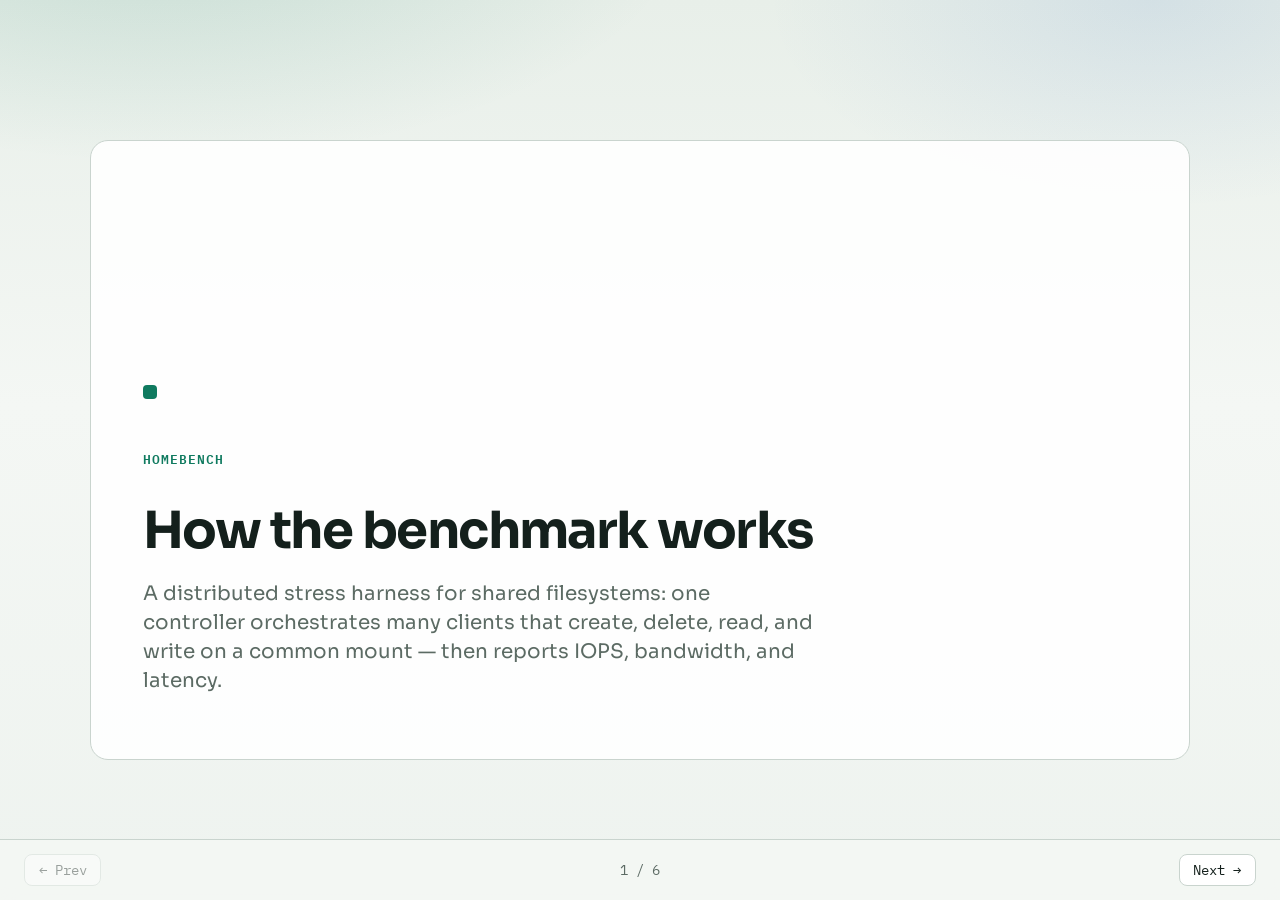
<file: docs/homebench-how-it-works.html>
<!DOCTYPE html>
<html lang="en">
<head>
  <meta charset="UTF-8" />
  <meta name="viewport" content="width=device-width, initial-scale=1" />
  <title>Homebench — How it works</title>
  <link rel="preconnect" href="https://fonts.googleapis.com" />
  <link rel="preconnect" href="https://fonts.gstatic.com" crossorigin />
  <link href="https://fonts.googleapis.com/css2?family=IBM+Plex+Mono:wght@400;500;600&family=Sora:wght@400;500;600;700&display=swap" rel="stylesheet" />
  <style>
    :root {
      --ink: #14201c;
      --muted: #5c6b64;
      --line: #c9d4ce;
      --panel: rgba(255, 255, 255, 0.9);
      --accent: #0f7a5f;
      --accent-soft: #d6f0e7;
      --read: #1f5fbf;
      --delete: #b45309;
      --font: "Sora", sans-serif;
      --mono: "IBM Plex Mono", ui-monospace, monospace;
    }
    * { box-sizing: border-box; }
    html, body {
      margin: 0;
      height: 100%;
      font-family: var(--font);
      color: var(--ink);
      background: #e8efe9;
    }
    body {
      background:
        radial-gradient(900px 420px at 12% -10%, rgba(15, 122, 95, 0.16), transparent 60%),
        radial-gradient(700px 380px at 90% 0%, rgba(31, 95, 191, 0.10), transparent 55%),
        linear-gradient(180deg, #e8efe9, #f4f7f4 45%, #eef3ef);
    }
    .deck {
      height: 100%;
      display: grid;
      place-items: center;
      padding: 2rem;
    }
    .slide {
      display: none;
      width: min(1100px, 100%);
      min-height: min(620px, calc(100vh - 6rem));
      padding: 3rem 3.25rem;
      background: var(--panel);
      border: 1px solid var(--line);
      border-radius: 18px;
      flex-direction: column;
      gap: 1.25rem;
    }
    .slide.active { display: flex; }
    .eyebrow {
      font-family: var(--mono);
      font-size: 0.8rem;
      letter-spacing: 0.08em;
      text-transform: uppercase;
      color: var(--accent);
      font-weight: 600;
    }
    h1 {
      margin: 0;
      font-size: clamp(2.2rem, 4vw, 3.2rem);
      line-height: 1.1;
      letter-spacing: -0.03em;
    }
    h2 {
      margin: 0;
      font-size: clamp(1.7rem, 3vw, 2.3rem);
      letter-spacing: -0.02em;
    }
    .lede {
      margin: 0;
      max-width: 42rem;
      font-size: 1.25rem;
      line-height: 1.45;
      color: var(--muted);
    }
    ul {
      margin: 0;
      padding-left: 1.15rem;
      font-size: 1.15rem;
      line-height: 1.55;
    }
    li + li { margin-top: 0.45rem; }
    code, .mono {
      font-family: var(--mono);
      font-size: 0.92em;
    }
    .grid-2 {
      display: grid;
      grid-template-columns: 1fr 1fr;
      gap: 1.25rem;
      margin-top: 0.5rem;
    }
    .card {
      background: #f7faf8;
      border: 1px solid var(--line);
      border-radius: 12px;
      padding: 1.1rem 1.2rem;
    }
    .card h3 {
      margin: 0 0 0.55rem;
      font-size: 1rem;
      color: var(--accent);
    }
    .card p, .card li {
      margin: 0;
      font-size: 1rem;
      color: var(--ink);
      line-height: 1.45;
    }
    .path {
      font-family: var(--mono);
      font-size: 0.98rem;
      background: #14201c;
      color: #e8efe9;
      border-radius: 10px;
      padding: 0.9rem 1rem;
      line-height: 1.55;
      overflow-x: auto;
    }
    .path .share { color: #7ddeb8; }
    .path .host { color: #9ec5ff; }
    .phases {
      display: grid;
      grid-template-columns: repeat(2, 1fr);
      gap: 0.65rem 1.25rem;
      margin: 0;
      padding: 0;
      list-style: none;
    }
    .phases li {
      display: grid;
      grid-template-columns: 9.5rem 1fr;
      gap: 0.75rem;
      align-items: baseline;
      margin: 0;
      font-size: 1.02rem;
    }
    .phases .name {
      font-family: var(--mono);
      font-weight: 600;
      font-size: 0.86rem;
      color: var(--accent);
    }
    .phases .opt .name { color: var(--delete); }
    .nav {
      position: fixed;
      left: 0;
      right: 0;
      bottom: 0;
      display: flex;
      justify-content: space-between;
      align-items: center;
      padding: 0.85rem 1.5rem;
      font-family: var(--mono);
      font-size: 0.85rem;
      color: var(--muted);
      background: rgba(244, 247, 244, 0.85);
      border-top: 1px solid var(--line);
      backdrop-filter: blur(8px);
    }
    .nav button {
      font: inherit;
      border: 1px solid var(--line);
      background: white;
      color: var(--ink);
      border-radius: 8px;
      padding: 0.4rem 0.85rem;
      cursor: pointer;
    }
    .nav button:disabled {
      opacity: 0.4;
      cursor: default;
    }
    .title-slide {
      justify-content: flex-end;
      padding-bottom: 4rem;
    }
    .title-slide .mark {
      width: 14px;
      height: 14px;
      border-radius: 4px;
      background: var(--accent);
      margin-bottom: 1rem;
    }
    @media (max-width: 800px) {
      .slide { padding: 1.5rem; min-height: auto; }
      .grid-2, .phases { grid-template-columns: 1fr; }
      .phases li { grid-template-columns: 1fr; gap: 0.15rem; }
    }
  </style>
</head>
<body>
  <div class="deck">

    <section class="slide title-slide active" data-i="0">
      <div class="mark"></div>
      <p class="eyebrow">Homebench</p>
      <h1>How the benchmark works</h1>
      <p class="lede">
        A distributed stress harness for shared filesystems:
        one controller orchestrates many clients that create, delete,
        read, and write on a common mount — then reports IOPS, bandwidth, and latency.
      </p>
    </section>

    <section class="slide" data-i="1">
      <p class="eyebrow">Architecture</p>
      <h2>Controller · UI · clients</h2>
      <div class="grid-2">
        <div class="card">
          <h3>Controller</h3>
          <p>Holds config, drives phase order, aggregates metrics, serves the Web UI (default <span class="mono">:8080</span>).</p>
        </div>
        <div class="card">
          <h3>Web UI</h3>
          <p>Live WebSocket snapshot: clients, charts, latency histograms, results, export.</p>
        </div>
        <div class="card">
          <h3>Clients</h3>
          <p>Register over WebSocket, receive phase commands, run IO on the shared FS, push metrics.</p>
        </div>
        <div class="card">
          <h3>Data path</h3>
          <p>IO goes to the filesystem, not through the controller. Prefix = <span class="mono">hash(hostname) % N</span>.</p>
        </div>
      </div>
    </section>

    <section class="slide" data-i="2">
      <p class="eyebrow">Layout</p>
      <h2>Where work lands on the shared FS</h2>
      <div class="path">
<span class="share">&lt;prefix&gt;/&lt;test&gt;/software/</span>     shared assets (package, git bundle, archive)
<span class="host">&lt;prefix&gt;/&lt;test&gt;/&lt;hostname&gt;/</span>  private tree per client
  ├─ git/ · untar/             timed software ops
  └─ shards / files            create · delete · R/W
      </div>
      <ul>
        <li>Controller prepares shared <span class="mono">software/</span> once (unpack / bundle / download).</li>
        <li>Clients time clone / untar into their own <span class="mono">&lt;hostname&gt;/</span> dirs.</li>
        <li>Hostname can be overridden with <span class="mono">-hostname</span> — that string names the private tree.</li>
      </ul>
    </section>

    <section class="slide" data-i="3">
      <p class="eyebrow">Run flow</p>
      <h2>Phases in order</h2>
      <ul class="phases">
        <li class="opt"><span class="name">Software cold/warm</span><span>Startup command from shared package</span></li>
        <li class="opt"><span class="name">Git clone</span><span>Clone from shared <span class="mono">repo.bundle</span></span></li>
        <li class="opt"><span class="name">Untar</span><span><span class="mono">tar xvf</span> shared archive</span></li>
        <li><span class="name">Create</span><span>Create IOPS — 4&nbsp;KiB files</span></li>
        <li><span class="name">Delete</span><span>Delete IOPS (paths kept for BW)</span></li>
        <li><span class="name">Write / Read</span><span>Bandwidth — 64&nbsp;MiB files</span></li>
        <li><span class="name">Read+Write</span><span>Overlapped R+W at target rates</span></li>
        <li><span class="name">RIOPS</span><span>1&nbsp;GiB sparse · sequential random 4&nbsp;KiB direct W then R (5× step)</span></li>
        <li><span class="name">Final delete</span><span>Paced delete, then force wipe</span></li>
      </ul>
      <p class="lede" style="font-size:1rem;margin-top:0.5rem">Orange labels are optional; IO phases always run.</p>
    </section>

    <section class="slide" data-i="4">
      <p class="eyebrow">Load model</p>
      <h2>Ramps and rates</h2>
      <ul>
        <li>You set <strong>global</strong> create/delete rates and write/read bandwidth.</li>
        <li>Each selected client gets <span class="mono">global ÷ N participants</span>.</li>
        <li>Every IO phase ramps <strong>10% → 100%</strong> in 10% steps (default 30&nbsp;s/step), except <strong>RIOPS</strong> (5× step: writes then reads).</li>
        <li>Delete adds an extra 100% sweep; final delete ends with a forced host-tree wipe.</li>
        <li>Losing a run participant fails the run. Selection is locked while running.</li>
      </ul>
    </section>

    <section class="slide" data-i="5">
      <p class="eyebrow">Output</p>
      <h2>What you read back</h2>
      <div class="grid-2">
        <div class="card">
          <h3>Charts</h3>
          <p>IOPS and bandwidth vs expected grey lines; phase overlays; 60‑minute history.</p>
        </div>
        <div class="card">
          <h3>Latency</h3>
          <p>Histograms for create, delete, 64&nbsp;MiB R/W, software, git, untar — plus failures.</p>
        </div>
        <div class="card">
          <h3>Results</h3>
          <p>Phase efficiency vs target, peaks, p95/p99; JSON and printable report export.</p>
        </div>
        <div class="card">
          <h3>Header</h3>
          <p><strong>Startup</strong> = first→last client connect span; <strong>Elapsed</strong> = run wall time.</p>
        </div>
      </div>
    </section>

  </div>

  <div class="nav">
    <button type="button" id="prev" disabled>← Prev</button>
    <span id="pos">1 / 6</span>
    <button type="button" id="next">Next →</button>
  </div>

  <script>
    const slides = [...document.querySelectorAll(".slide")];
    let i = 0;
    const pos = document.getElementById("pos");
    const prev = document.getElementById("prev");
    const next = document.getElementById("next");

    function show(n) {
      i = Math.max(0, Math.min(slides.length - 1, n));
      slides.forEach((s, k) => s.classList.toggle("active", k === i));
      pos.textContent = `${i + 1} / ${slides.length}`;
      prev.disabled = i === 0;
      next.disabled = i === slides.length - 1;
      history.replaceState(null, "", `#${i + 1}`);
    }

    prev.addEventListener("click", () => show(i - 1));
    next.addEventListener("click", () => show(i + 1));
    window.addEventListener("keydown", (e) => {
      if (e.key === "ArrowRight" || e.key === " " || e.key === "PageDown") {
        e.preventDefault();
        show(i + 1);
      } else if (e.key === "ArrowLeft" || e.key === "PageUp") {
        e.preventDefault();
        show(i - 1);
      } else if (e.key === "Home") {
        show(0);
      } else if (e.key === "End") {
        show(slides.length - 1);
      }
    });

    const fromHash = parseInt(location.hash.slice(1), 10);
    show(Number.isFinite(fromHash) && fromHash >= 1 ? fromHash - 1 : 0);
  </script>
</body>
</html>
</file>
